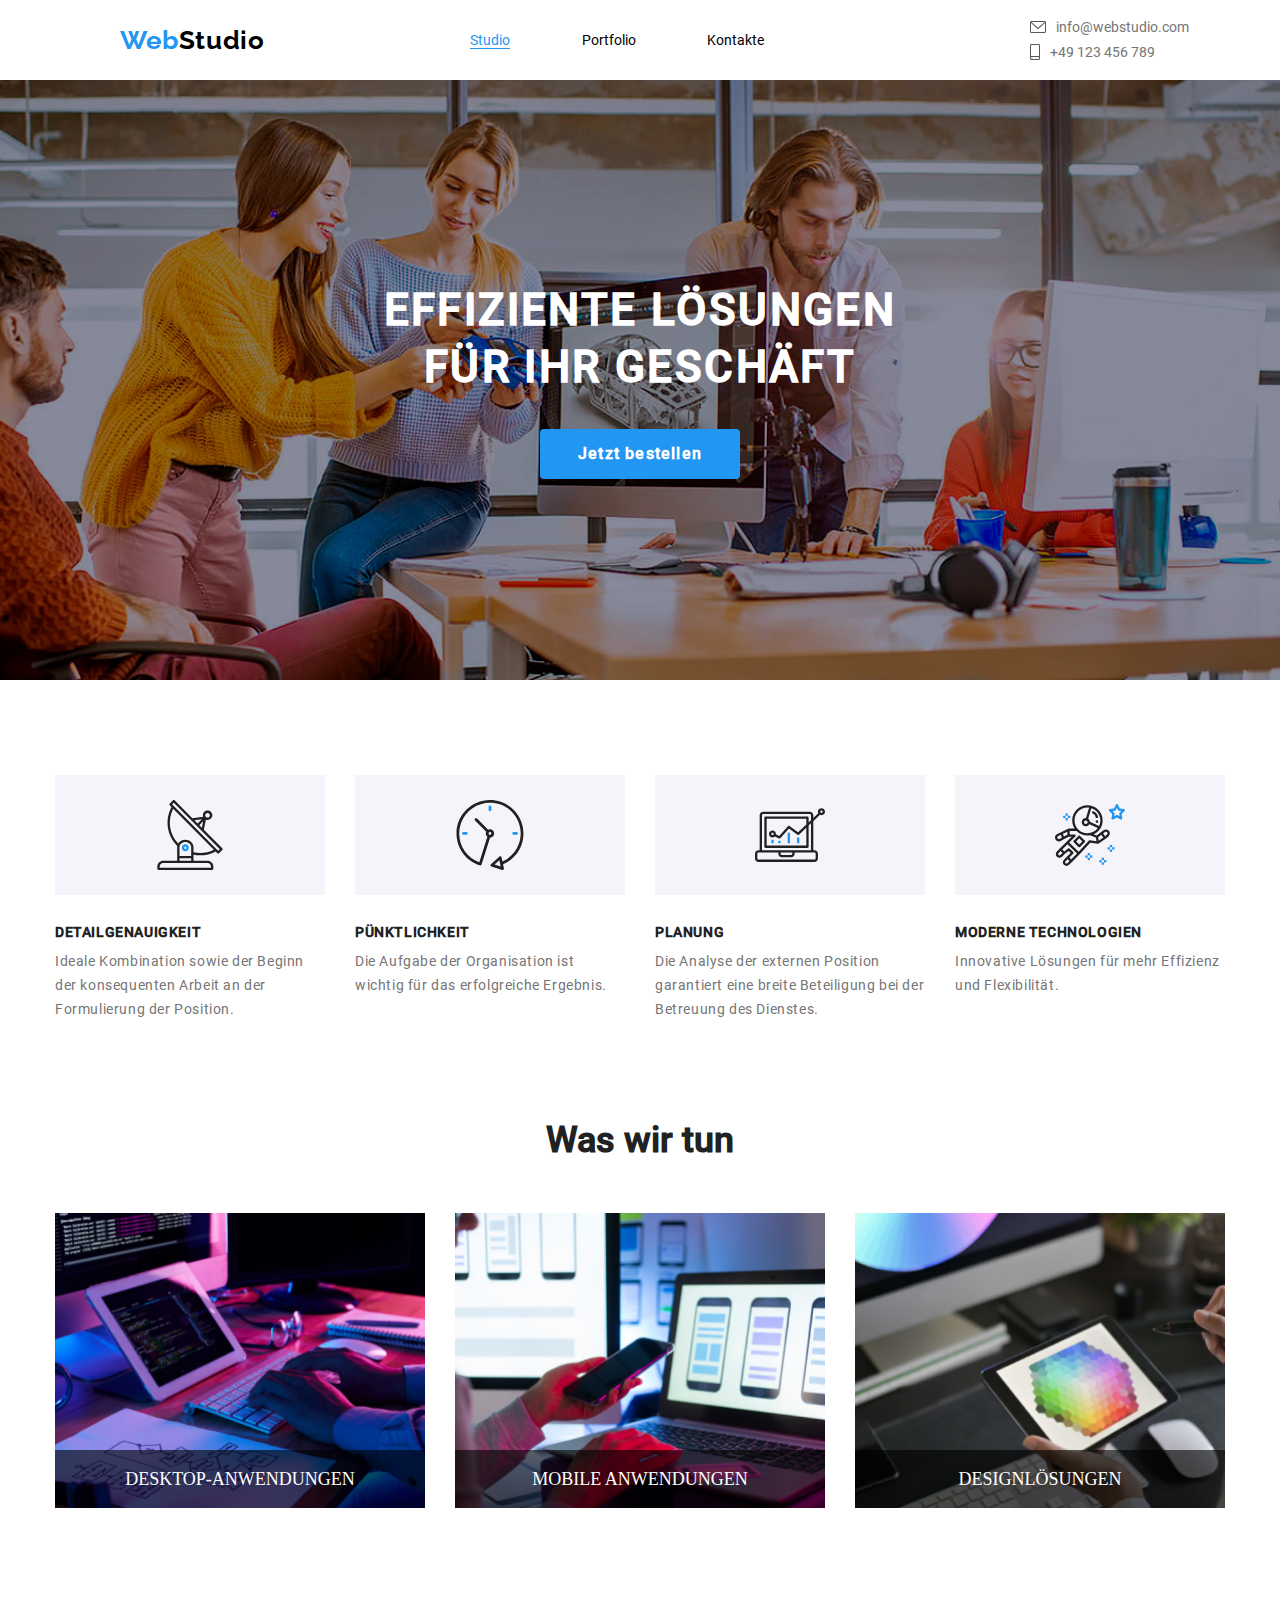
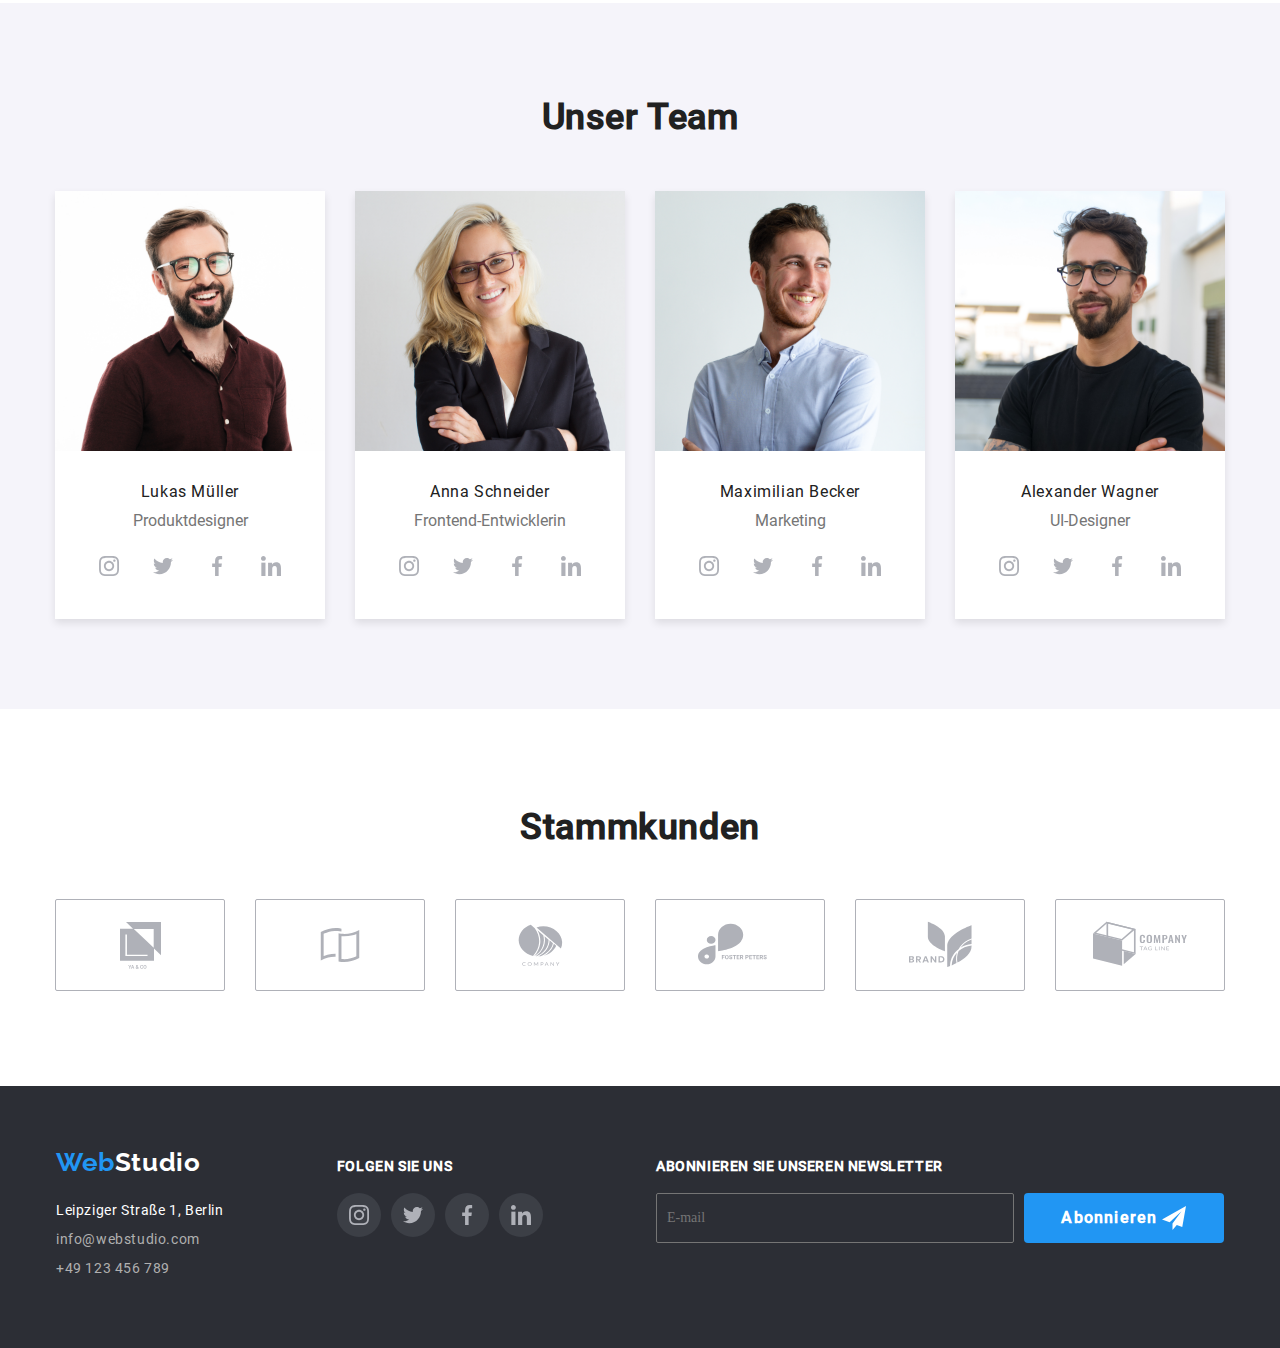
<file: index.html>
<!DOCTYPE html>
<html lang="de">
<head>
    <meta charset="UTF-8">
    <meta name="viewport" content="width=device-width, initial-scale=1.0">
    <title>WebStudio</title>
    <link rel="stylesheet" href="./css/style.css">
		<link rel="stylesheet" href="./css/nullstyle.css">
</head>
<body>
    <!-- Header Section -->
    <header>
        <div class="container">
            <p class="logo"><span>Web</span>Studio</p>
            <nav>
                <ul>
									<li><a href="index.html" class="active">Studio</a></li>
									<li><a href="portfolio.html">Portfolio</a></li>
                    <li><a href="#contact">Kontakte</a></li>
                </ul>
            </nav>
            <div class="contact-info">
                <p><img src="img/icons/mail.svg" alt=""/>info@webstudio.com</p>
                <p><img src="img/icons/smartphone.svg" alt=""/>+49 123 456 789</p>
            </div>
        </div>
    </header>

    <!-- Hero Section -->
    <section class="hero" id="hero">
        <h1>EFFIZIENTE LÖSUNGEN <br/> FÜR IHR GESCHÄFT</h1>
        <button>Jetzt bestellen</button>
    </section>

    <!-- Future-services Section -->
    <section class="features-services">
			<div class="feature-cards">
					<div class="feature-card">
						<div class="feature-card-icon">
							<img src="./img/icons/group.svg" alt="Detailgenauigkeit">
						</div>
							<div class="future-card-discription">
								<h3>DETAILGENAUIGKEIT</h3>
								<p>Ideale Kombination sowie der Beginn der konsequenten Arbeit an der Formulierung der Position.</p>
							</div>
					</div>
					<div class="feature-card">
						<div class="feature-card-icon">
							<img src="./img/icons/clock.svg" alt="Pünktlichkeit">
						</div>
							<div class="future-card-discription">
								<h3>PÜNKTLICHKEIT</h3>
								<p>Die Aufgabe der Organisation ist wichtig für das erfolgreiche Ergebnis.</p>
							</div>
					</div>
					<div class="feature-card">
						<div class="feature-card-icon">
							<img src="./img/icons/diagram.svg" alt="Planung">
						</div>
							<div class="future-card-discription">
								<h3>PLANUNG</h3>
								<p>Die Analyse der externen Position garantiert eine breite Beteiligung bei der Betreuung des Dienstes.</p>	
							</div>
					</div>
					<div class="feature-card">
						<div class="feature-card-icon">
							<img src="./img/icons/astronaut.svg" alt="Moderne Technologien">
						</div>
							<div class="future-card-discription">
								<h3>MODERNE TECHNOLOGIEN</h3>
								<p>Innovative Lösungen für mehr Effizienz und Flexibilität.</p>
							</div>
					</div>
			</div>
	
			<h2>Was wir tun</h2>
	
			<div class="service-cards">
					<div class="service-card">
							<img src="./img/pictures/desktop_img.png" alt="Desktop-Anwendungen">
							<div class="service-card-overlay">
								<h3>DESKTOP-ANWENDUNGEN</h3>
							</div>
					</div>
					<div class="service-card">
							<img src="./img/pictures/mobile_img.png" alt="Mobile Anwendungen">
							<div class="service-card-overlay">
								<h3>MOBILE ANWENDUNGEN</h3>
							</div>
					</div>
					<div class="service-card">
							<img src="./img/pictures/design_img.png" alt="Designlösungen">
							<div class="service-card-overlay">
								<h3>DESIGNLÖSUNGEN</h3>
							</div>
					</div>
			</div>
	</section>
	

    <!-- Team Section -->
<section class="team">
	<h2>Unser Team</h2>
	<div class="team-cards">
			<div class="team-card">
					<img src="./img/pictures/lukas.png" alt="Lukas Müller">
					<h3>Lukas Müller</h3>
					<p>Produktdesigner</p>
					<div class="social-links">
							<a href="#" class="social-icon"><img src="./img/icons/instagram.svg" alt="Instagram"></a>
							<a href="#" class="social-icon"><img src="./img/icons/twitter.svg" alt="Twitter"></a>
							<a href="#" class="social-icon"><img src="./img/icons/facebook.svg" alt="Facebook"></a>
							<a href="#" class="social-icon"><img src="./img/icons/linkedin.svg" alt="LinkedIn"></a>
					</div>
			</div>
			<div class="team-card">
					<img src="./img/pictures/anna.png" alt="Anna Schneider">
					<h3>Anna Schneider</h3>
					<p>Frontend-Entwicklerin</p>
					<div class="social-links">
							<a href="#" class="social-icon"><img src="./img/icons/instagram.svg" alt="Instagram"></a>
							<a href="#" class="social-icon"><img src="./img/icons/twitter.svg" alt="Twitter"></a>
							<a href="#" class="social-icon"><img src="./img/icons/facebook.svg" alt="Facebook"></a>
							<a href="#" class="social-icon"><img src="./img/icons/linkedin.svg" alt="LinkedIn"></a>
					</div>
			</div>
			<div class="team-card">
					<img src="./img/pictures/maximilian.png" alt="Maximilian Becker">
					<h3>Maximilian Becker</h3>
					<p>Marketing</p>
					<div class="social-links">
							<a href="#" class="social-icon"><img src="./img/icons/instagram.svg" alt="Instagram"></a>
							<a href="#" class="social-icon"><img src="./img/icons/twitter.svg" alt="Twitter"></a>
							<a href="#" class="social-icon"><img src="./img/icons/facebook.svg" alt="Facebook"></a>
							<a href="#" class="social-icon"><img src="./img/icons/linkedin.svg" alt="LinkedIn"></a>
					</div>
			</div>
			<div class="team-card">
					<img src="./img/pictures/alexander.png" alt="Alexander Wagner">
					<h3>Alexander Wagner</h3>
					<p>UI-Designer</p>
					<div class="social-links">
							<a href="#" class="social-icon"><img src="./img/icons/instagram.svg" alt="Instagram"></a>
							<a href="#" class="social-icon"><img src="./img/icons/twitter.svg" alt="Twitter"></a>
							<a href="#" class="social-icon"><img src="./img/icons/facebook.svg" alt="Facebook"></a>
							<a href="#" class="social-icon"><img src="./img/icons/linkedin.svg" alt="LinkedIn"></a>
					</div>
			</div>
	</div>
</section>

<!-- Секция Stammkunden -->
<section class="clients">
	<h2>Stammkunden</h2>
	<div class="clients-logos">
			<!-- Оберните каждую карточку логотипа в тег <a> -->
			<a href="#" class="client-logo">
					<img src="./img/icons/union.svg" alt="Waldo">
			</a>
			<a href="#" class="client-logo">
					<img src="./img/icons/union2.svg" alt="Firma">
			</a>
			<a href="#" class="client-logo">
					<img src="./img/icons/union3.svg" alt="Firma">
			</a>
			<a href="#" class="client-logo">
					<img src="./img/icons/union4.svg" alt="Foster Peters">
			</a>
			<a href="#" class="client-logo">
					<img src="./img/icons/union5.svg" alt="Marke">
			</a>
			<a href="#" class="client-logo">
					<img src="./img/icons/union6.svg" alt="Firma">
			</a>
	</div>
</section>

    <!-- Footer Section -->
<footer class="footer">
	<div class="footer-content">
			<div class="footer-logo">
					<h2><span>Web</span>Studio</h2>
					<p>Leipziger Straße 1, Berlin</p>
					<p>info@webstudio.com</p>
					<p>+49 123 456 789</p>
			</div>

			<div class="footer-social">
					<h3>FOLGEN SIE UNS</h3>
					<div class="footer-icons">
							<a href="#" class="footer-icon"><img src="./img/icons/instagram.svg" alt="Instagram"></a>
							<a href="#" class="footer-icon"><img src="./img/icons/twitter.svg" alt="Twitter"></a>
							<a href="#" class="footer-icon"><img src="./img/icons/facebook.svg" alt="Facebook"></a>
							<a href="#" class="footer-icon"><img src="./img/icons/linkedin.svg" alt="LinkedIn"></a>
					</div>
			</div>

			<div class="footer-subscribe">
					<h3>ABONNIEREN SIE UNSEREN NEWSLETTER</h3>
					<form class="subscribe-form">
							<input type="email" placeholder="E-mail" required>
							<button type="submit">Abonnieren <img src="./img/icons/send.svg" alt="Senden Icon"></button>
					</form>
			</div>
	</div>
</footer>


    <script src="scripts.js"></script>
</body>
</html>
</file>
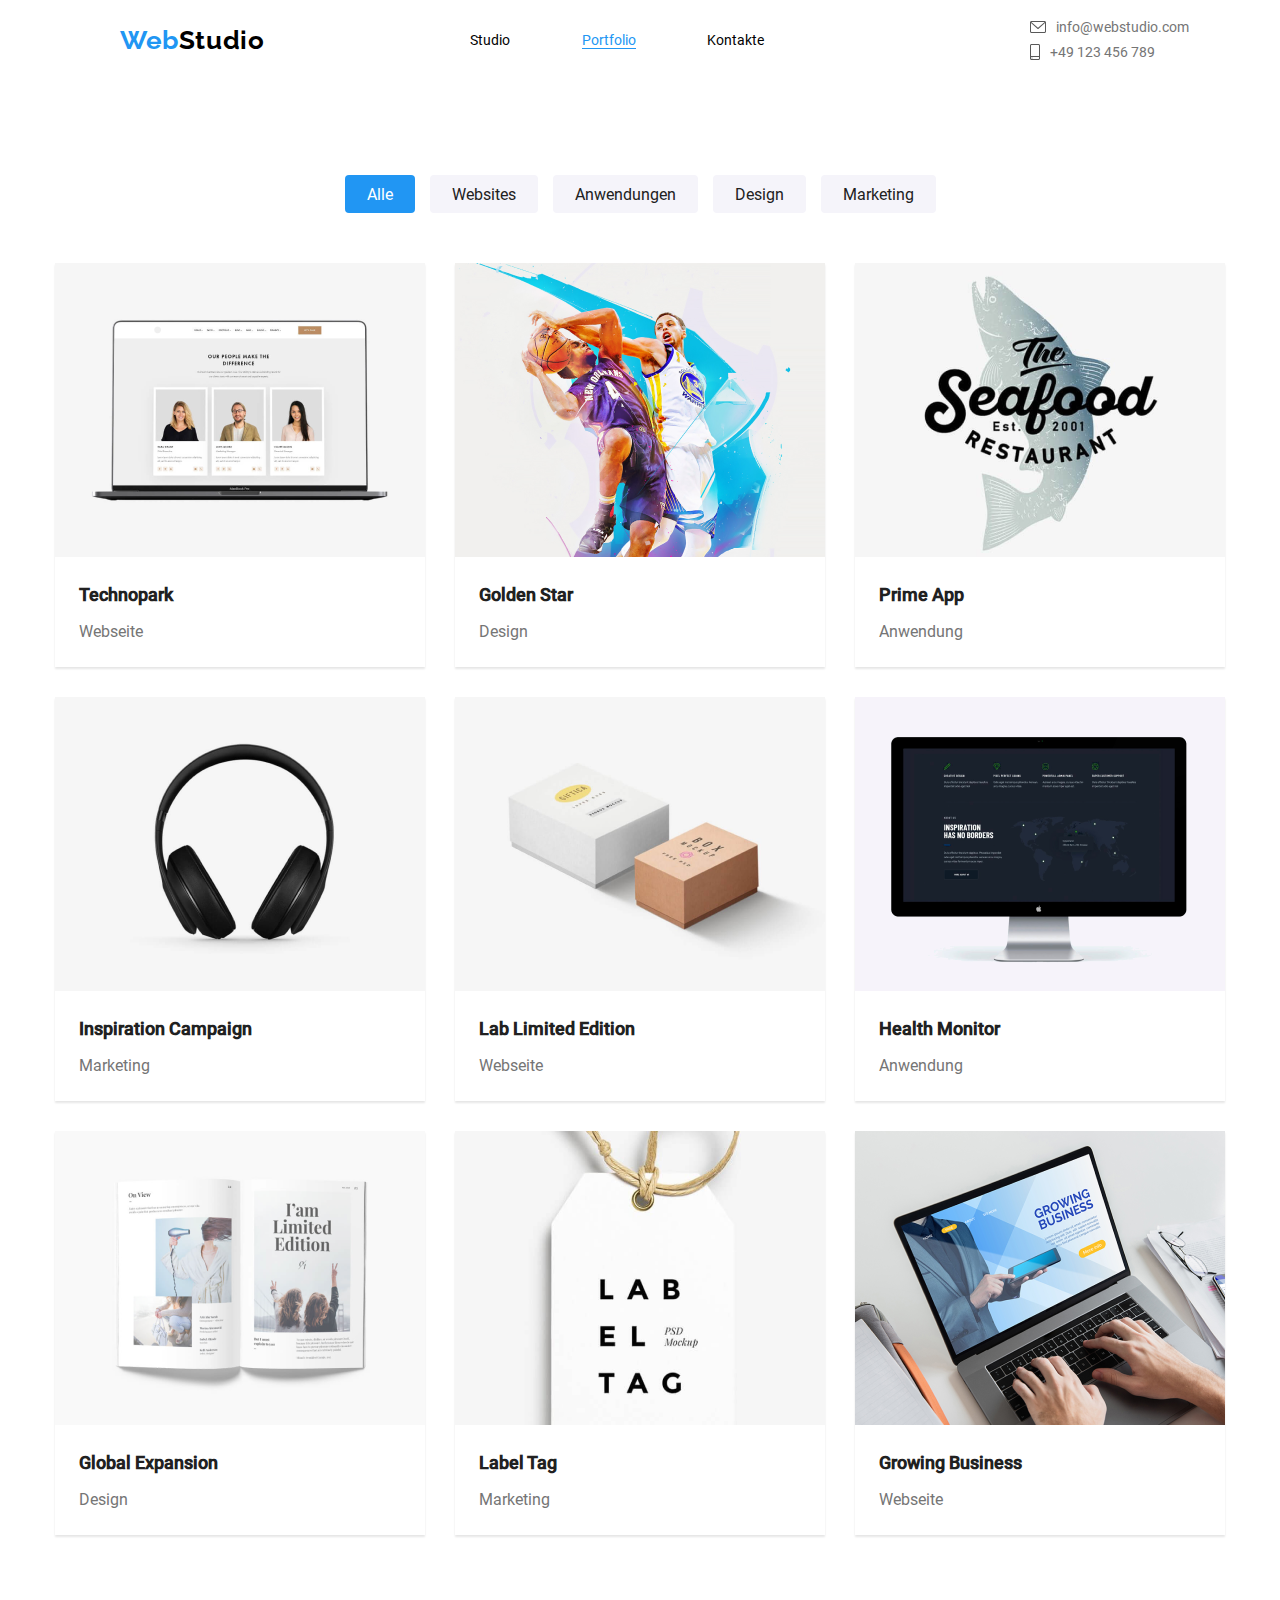
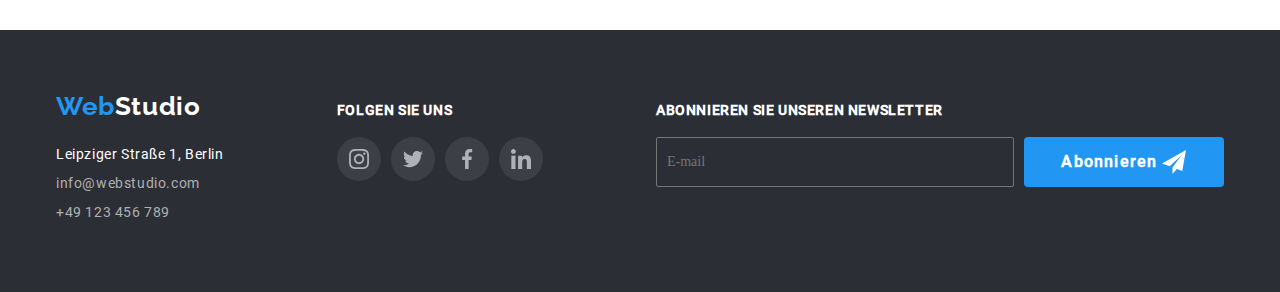
<file: portfolio.html>
<!DOCTYPE html>
<html lang="de">
<head>
    <meta charset="UTF-8">
    <meta name="viewport" content="width=device-width, initial-scale=1.0">
    <title>Portfolio - WebStudio</title>
    <link rel="stylesheet" href="./css/style.css">
		<link rel="stylesheet" href="./css/nullstyle.css">
</head>
<body>
    <!-- Header Section -->
    <header>
        <div class="container">
            <p class="logo"><a href="index.html"><span>Web</span>Studio</a></p>
            <nav>
                <ul>
                    <li><a href="index.html">Studio</a></li>
                    <li><a href="portfolio.html" class="active">Portfolio</a></li>
                    <li><a href="#contact">Kontakte</a></li>
                </ul>
            </nav>
            <div class="contact-info">
                <p><img src="img/icons/mail.svg" alt=""/>info@webstudio.com</p>
                <p><img src="img/icons/smartphone.svg" alt=""/>+49 123 456 789</p>
            </div>
        </div>
    </header>

    <!-- Portfolio Section -->
    <section class="portfolio">
        <div class="portfolio-filter">
            <button class="filter-btn active" data-category="all">Alle</button>
            <button class="filter-btn" data-category="websites">Websites</button>
            <button class="filter-btn" data-category="apps">Anwendungen</button>
            <button class="filter-btn" data-category="design">Design</button>
            <button class="filter-btn" data-category="marketing">Marketing</button>
        </div>

        <div class="portfolio-gallery">
            <!-- Карточка 1 -->
            <div class="portfolio-item" data-category="websites">
							<img src="img/pictures/project1.png" alt="Technopark">
							<div class="portfolio-overlay">
									<p>Ein modernes Portal für digitale Dienstleistungen mit sicherer Datenübertragung.</p>
							</div>
							<div class="project-description">
								<p class="project-title">Technopark</p>
								<p class="project-category">Webseite</p>
							</div>
					</div>
					
					<!-- Карточка 2 -->
					<div class="portfolio-item" data-category="design">
							<img src="img/pictures/project2.png" alt="Golden Star">
							<div class="portfolio-overlay">
									<p>Designkonzept für ein neues Restaurant im Stadtzentrum.</p>
							</div>
							<div class="project-description">
								<p class="project-title">Golden Star</p>
								<p class="project-category">Design</p>
							</div>
					</div>
					
					<!-- Карточка 3 -->
					<div class="portfolio-item" data-category="apps">
							<img src="img/pictures/project3.png" alt="Prime App">
							<div class="portfolio-overlay">
									<p>Eine mobile App für E-Commerce mit einfacher Benutzeroberfläche.</p>
							</div>
							<div class="project-description">
								<p class="project-title">Prime App</p>
								<p class="project-category">Anwendung</p>
							</div>
					</div>
					
					<!-- Карточка 4 -->
					<div class="portfolio-item" data-category="marketing">
							<img src="img/pictures/project4.png" alt="Inspiration Campaign">
							<div class="portfolio-overlay">
									<p>Marketing-Kampagne für die Einführung eines neuen Produktes.</p>
							</div>
							<div class="project-description">
								<p class="project-title">Inspiration Campaign</p>
							  <p class="project-category">Marketing</p>
							</div>
					</div>
					
					<!-- Карточка 5 -->
					<div class="portfolio-item" data-category="websites">
							<img src="img/pictures/project5.png" alt="Lab Limited Edition">
							<div class="portfolio-overlay">
									<p>Exklusive Webseite für eine limitierte Auflage an hochwertigen Produkten.</p>
							</div>
							<div class="project-description">
								<p class="project-title">Lab Limited Edition</p>
								<p class="project-category">Webseite</p>
							</div>
					</div>
					
					<!-- Карточка 6 -->
					<div class="portfolio-item" data-category="apps">
							<img src="img/pictures/project6.png" alt="Health Monitor">
							<div class="portfolio-overlay">
									<p>Eine Gesundheits-App zur Überwachung von Fitness und Wohlbefinden.</p>
							</div>
							<div class="project-description">
								<p class="project-title">Health Monitor</p>
								<p class="project-category">Anwendung</p>
							</div>
					</div>
					
					<!-- Карточка 7 -->
					<div class="portfolio-item" data-category="design">
							<img src="img/pictures/project7.png" alt="Global Expansion">
							<div class="portfolio-overlay">
									<p>Strategische Kampagne zur Markteinführung in internationalen Märkten.</p>
							</div>
							<div class="project-description">
								<p class="project-title">Global Expansion</p>
								<p class="project-category">Design</p>
							</div>
					</div>
					
					<!-- Карточка 8 -->
					<div class="portfolio-item" data-category="marketing">
							<img src="img/pictures/project8.png" alt="Label Tag">
							<div class="portfolio-overlay">
									<p>Modernes Etiketten-Design für Mode- und Lifestyle-Marken.</p>
							</div>
							<div class="project-description">
								<p class="project-title">Label Tag</p>
								<p class="project-category">Marketing</p>
							</div>
					</div>
					
					<!-- Карточка 9 -->
					<div class="portfolio-item" data-category="websites">
							<img src="img/pictures/project9.png" alt="Growing Business">
							<div class="portfolio-overlay">
									<p>Eine Business-Website für Startups, die ihr Wachstum beschleunigen möchten.</p>
							</div>
							<div class="project-description">
								<p class="project-title">Growing Business</p>
								<p class="project-category">Webseite</p>
							</div>
					</div>
        </div>
    </section>

    <!-- Footer -->
    <footer class="footer">
        <div class="footer-content">
					<div class="footer-logo">
						<h2><span>Web</span>Studio</h2>
						<p>Leipziger Straße 1, Berlin</p>
						<p>info@webstudio.com</p>
						<p>+49 123 456 789</p>
				</div>
	
				<div class="footer-social">
						<h3>FOLGEN SIE UNS</h3>
						<div class="footer-icons">
								<a href="#" class="footer-icon"><img src="./img/icons/instagram.svg" alt="Instagram"></a>
								<a href="#" class="footer-icon"><img src="./img/icons/twitter.svg" alt="Twitter"></a>
								<a href="#" class="footer-icon"><img src="./img/icons/facebook.svg" alt="Facebook"></a>
								<a href="#" class="footer-icon"><img src="./img/icons/linkedin.svg" alt="LinkedIn"></a>
						</div>
				</div>
	
				<div class="footer-subscribe">
						<h3>ABONNIEREN SIE UNSEREN NEWSLETTER</h3>
						<form class="subscribe-form">
								<input type="email" placeholder="E-mail" required>
								<button type="submit">Abonnieren <img src="./img/icons/send.svg" alt="Senden Icon"></button>
						</form>
				</div>
        </div>
    </footer>

    <script src="scripts.js"></script>
</body>
</html>
</file>
<file: css/style.css>
@font-face {
	font-family: "Raleway";
	src: url('../fonts/Raleway-Bold\ .ttf') format("truetype");
	font-weight: 700; /* Bold */
	font-style: normal;
}

@font-face {
	font-family: "Roboto";
	src: url('../fonts/Roboto-Medium\ .ttf') format("truetype");
	font-weight: 500; /* Medium */
	font-style: normal;
}

@font-face {
	font-family: "Roboto";
	src: url('../fonts/Roboto-Regular\ .ttf') format("truetype");
	font-weight: 400; /* Regular */
	font-style: normal;
}

.container {
	background-color: FFFFFF;
	height: 80px;
	display: flex;
	
	align-items: center;
	padding: 0px 215px;
}

.logo {
	width: 20%;
	font-family: "Raleway";
	font-size: 26px;
	font-weight: bold;
	letter-spacing: 0.6px;
}

.logo>span {
	color: #2196F3;
}

.logo a {
	color: inherit;
}

.logo a span {
	color: #2196F3;
}


nav {
	width: 40%;
}

nav a {
	color: #000000;
}

nav a:hover {
	color: #2196F3;
	transition: 0.3s ease;
} 

nav a.active {
	color: #2196F3;
	border-bottom: 1px solid #2196F3;
	cursor: default;
	pointer-events: none;
}

ul {
	width: 294px;
	height: 80px;
	display: flex;
	justify-content: space-between;
	align-items: center;
	font-size: 14px;
	font-family: "Roboto";
}

.contact-info {
	display: flex;
	color: #757575;
	font-size: 14px;
	font-family: "Roboto";
	margin-left: auto;
}
.contact-info p {
	color: #757575; 
	display: flex;
	align-items: center;
	transition: 0.3s ease;
	margin-left: 50px;
}

.contact-info p:hover {
	color: #2196F3; 
}

.contact-info p img {
	filter: brightness(0) saturate(100%) invert(37%) sepia(0%) saturate(0%) hue-rotate(165deg) brightness(90%) contrast(90%);
	transition: filter 0.3s ease;
	margin-right: 10px; 
}

.contact-info p:hover img {
	filter: brightness(0) saturate(100%) invert(48%) sepia(82%) saturate(2568%) hue-rotate(178deg) brightness(95%) contrast(87%);
}

.hero {
	height: 600px;
	background-image: url('../img/pictures/wellcome.png');
	background-size: cover;
	background-position: center;
	display: flex;
	flex-direction: column;
	align-items: center;
	justify-content: center;
	text-align: center;
	color: white;
}

.hero h1 {
	max-width: 700px;
	height: 120px;
	font-family: "Roboto";
	font-size: 44px;
	font-weight: bold;
	letter-spacing: 2.4px;
	line-height: 1.3;
	margin-bottom: 27px;
}

.hero button {
	width: 200px;
	height: 50px;
	background-color: #2196F3; 
	color: white;
	border: none;
	font-family: "Roboto";
	letter-spacing: 1.2px;
	font-size: 16px;
	font-weight: bold;
	cursor: pointer;
	border-radius: 4px;
	transition: filter 0.3s ease;
}

 button:hover {
	filter: brightness(80%);
}

.features-services {
	display: flex;
	flex-direction: column;
	padding: 95px 20px;
	text-align: center;
}

.feature-cards {
	display: flex;
	justify-content: center;
	flex-wrap: wrap;
	gap: 30px;
}

.feature-card {
	width: 270px;
	height: 250px;
	display: flex;
	flex-direction: column;
}

.feature-card-icon {
	display: flex;
	justify-content: center;
	align-items: center;
	height: 120px;
	background-color: #F5F4FA;
}

.feature-card img {
	width: 70px; 
	height: 70px;
}

.future-card-discription {
	display: flex;
	flex-direction: column;
	align-items: flex-start;
	background-color: transparent;
	text-align: left;
	letter-spacing: 0.6px;
}

.feature-card h3 {
	font-family: "Roboto";
	font-size: 14px;
	font-weight: bold;
	margin-top: 30px;
	color: #212121;
}

.feature-card p {
	font-family: "Roboto";
	font-size: 14px;
	color: #757575;
	line-height: 24px;
	margin-top: 10px;
}

.features-services h2 {
	font-family: "Roboto";
	font-size: 36px;
	font-weight: bold;
	margin-top: 97px;
	color: #212121;
}

.service-cards {
	display: flex;
	justify-content: center;
	gap: 30px;
	margin-top: 55px;
}

.service-card {
	width: 370px;
	height: 295px;
	text-align: center;
	position: relative;
	overflow: hidden;
}

.service-card img {
	width: 100%; 
	height: 100%;
	object-fit: cover;
}

.service-card-overlay {
	position: absolute;
	bottom: 0;
	left: 0;
	width: 100%;
	padding: 10px 0;
	background: rgba(0, 0, 0, 0.6);
	text-align: center;
}

.service-card h3 {
	font-size: 18px;
	margin: 10px 0;
	color: #FFF;
}

.team {
	padding: 40px 20px;
	text-align: center;
	background-color: #F5F4FA;
}

.team h2 {
	font-family: "Roboto";
	font-size: 36px;
	font-weight: bold;
	letter-spacing: 0.6px;
	margin: 56px 0;
	color: #212121;
}

.team-cards {
	display: flex;
	justify-content: center;
	gap: 30px;
	margin-bottom: 50px;
}

.team-card {
	width: 270px;
	height: 428px;
	background-color: #fff;
	text-align: center;
	box-shadow: 0 4px 8px rgba(0, 0, 0, 0.1);
}

.team-card img {
	width: 100%;
	height: 260px;
	object-fit: cover;
}

.team-card h3 {
	font-family: "Roboto";
	font-size: 16px;
	color: #212121;
	letter-spacing: 0.6px;
	margin: 33px 0 13px;
}

.team-card p {
	font-family: "Roboto";
	font-size: 16px;
	color: #757575;
	margin-bottom: 15px;
}

.social-links {
	display: flex;
	justify-content: center;
	gap: 10px;
}

.social-icon {
	display: flex;
	justify-content: center;
	align-items: center;
	width: 44px;
	height: 44px;
	border-radius: 50%;
}

.social-icon img {
	width: 20px;
	height: 20px;
	border-radius: 0px;
}

.social-icon:hover img {
	filter: brightness(0) invert(1); 
}

.social-icon:hover {
	background-color: #2196F3; 
	transform: scale(1.1); 
}

.clients {
	padding: 100px 20px 95px;
	text-align: center;
	background-color: #ffffff;
}

.clients h2 {
	font-family: "Roboto";
	font-size: 36px;
	font-weight: bold;
	letter-spacing: 0.6px;
	color: #212121;
	margin-bottom: 54px;
}

.clients-logos {
	display: flex;
	justify-content: center;
	gap: 30px;
}

.client-logo {
	width: 170px;
	height: 92px;
	border: 1px solid #AFB1B8;
	border-radius: 2px;
	display: flex;
	align-items: center;
	justify-content: center;
	transition: border-color 0.3s ease, transform 0.3s ease;
	text-decoration: none;
}

.client-logo img {
	max-width: 100%;
	max-height: 100%;
	object-fit: contain;
	transition: filter 0s;
}

.client-logo:hover {
	border-color: #2196F3;
}

.client-logo:hover img {
	filter: invert(42%) sepia(85%) saturate(2277%) hue-rotate(180deg) brightness(96%) contrast(92%);
}

.footer {
	background-color: #2c2e35;
	padding: 63px 20px;
	color: #ffffff;
}

.footer-content {
	display: flex;
	justify-content: space-between;
	align-items: flex-start;
	max-width: 1168px;
	margin: 0 auto;
	gap: 30px;
}

.footer-logo h2 {
	font-family: "Raleway";
	font-size: 26px;
	letter-spacing: 0.6px;
	color: #ffffff;
	margin-bottom: 23px;
}

.footer-logo h2 span {
	color: #2196F3;
}

.footer-logo p {
	font-family: "Roboto";
	font-size: 14px;
	line-height: 24px;
	letter-spacing: 0.6px;
	color: #b0b0b0;
	margin-bottom: 5px;
}

.footer-logo p:first-of-type {
	color: #ffffff;
}

.footer-social h3, .footer-subscribe h3 {
	font-family: "Roboto";
	font-size: 14px;
	font-weight: bold;
	letter-spacing: 0.6px;
	margin-bottom: 20px;
	margin-top: 10px;
}

.footer-icons {
	display: flex;
	gap: 10px;
}

.footer-icon {
	display: flex;
	justify-content: center;
	align-items: center;
	width: 44px;
	height: 44px;
	border-radius: 50%;
	background-color: #3c3f46;
}

.footer-icon img {
	width: 20px;
	height: 20px;
	border-radius: 0px;
}

.footer-icon:hover img {
	filter: brightness(0) invert(1); 
}

.footer-icon:hover {
	background-color: #2196F3; 
	transform: scale(1.1); 
}

.footer-subscribe .subscribe-form {
	display: flex;
	gap: 10px;
}

.subscribe-form input[type="email"] {
	width: 358px;
	padding: 10px;
	border: 1px solid #757575;
	border-radius: 2px;
	background-color: transparent;
	color: #ffffff;
	font-size: 14px;
	outline: none;
}

.subscribe-form input[type="email"]::placeholder {
	color: #757575;
}

.subscribe-form button {
	width: 200px;
	height: 50px;
	display: flex;
	align-items: center;
	justify-content: center;
	background-color: #2196F3;
	border: none;
	border-radius: 4px;
	color: #ffffff;
	cursor: pointer;
	font-family: "Roboto";
	font-size: 16px;
	font-weight: bold;
	letter-spacing: 1.2px;
	line-height: 30px;
	transition: background-color 0s;
}

.subscribe-form button img {
	width: 24px;
	height: 24px;
	margin-left: 5px;
}

.subscribe-form button:hover {
	background-color: #1e88e5;
}

.portfolio {
	padding: 95px 20px;
	text-align: center;
}

.portfolio-filter {
	display: flex;
	justify-content: center;
	gap: 15px;
	margin-bottom: 50px;
}

.filter-btn {
	font-family: "Roboto";
	font-size: 16px;
	height: 38px;
	padding: 0 22px;
	border-radius: 4px;
	color: #212121;
	background-color: #F5F4FA;
}

.filter-btn.active {
	background-color: #2196F3;
	color: #FFFFFF;
}


.portfolio-gallery {
	display: flex;
  flex-wrap: wrap;
  gap: 30px;
  justify-content: center;
  margin: 0 auto;
  max-width: 1170px;
}

.portfolio-item {
	position: relative;
	width: 100%;
	max-width: 370px;
	height: 404px;
	text-align: left;
	overflow: hidden;
	transition: transform 0.3s ease;
	box-shadow: 0 2px 2px rgba(0, 0, 0, 0.1);
}

.portfolio-item:hover {
	transform: scale(1.05);
	box-shadow: 0 4px 8px rgba(0, 0, 0, 0.1);
}

.portfolio-item img {
	width: 100%;
	height: auto;
}

.project-description {
	padding: 24px;
}

.project-title {
	font-family: "Roboto";
	font-size: 18px;
	font-weight: bold;
	color: #212121;
	margin-top: 5px;
	margin-bottom: 10px;
}

.project-category {
	font-family: "Roboto";
	font-size: 16px;
	color: #757575;
	margin-top: 20px;
}

.portfolio-overlay {
	position: absolute;
	top: 0;
	left: 0;
	width: 100%;
	height: 294px;
	background-color: rgba(33, 150, 243, 0.8);
	color: #fff;
	display: flex;
	align-items: center;
	justify-content: center;
	opacity: 0;
	transition: opacity 0.3s ease;
	padding: 10px;
	text-align: center;
	font-size: 14px;
	font-family: "Roboto";
}

.portfolio-item:hover .portfolio-overlay {
	opacity: 1;
}

@media (max-width: 1450px) {
	.container {
		padding: 0 120px;
		display: flex;
		flex-direction: row;
		justify-content: space-between;
	}

	.logo {
		width: 135px;
	}

	nav {
		width: 295px;
	}

	.contact-info {
		width: 180px;
		display: flex;
		flex-direction: column;
		gap: 10px;
		margin: 0;
	}
	}
	
	/* Medienanfragen für 1200px */
	@media (max-width: 1200px) {
		.container {
			padding: 0 50px;
		}
		.logo {
			width: auto;
			font-size: 24px;
		}
		.contact-info p {
			margin-left: 20px;
		}
		nav {
			width: auto;
		}
	}
	
	/* Medienanfragen für 768px */
	@media (max-width: 768px) {
		.container {
			flex-direction: column;
			height: auto;
			padding: 10px;
			text-align: center;
		}
	
		.hero {
			height: 400px;
			padding: 20px;
		}
	
		.feature-cards, .team-cards, .clients-logos {
			display: grid;
			grid-template-columns: repeat(2, 1fr);
			gap: 20px;
		}
	
		.portfolio-gallery {
			grid-template-columns: 1fr;
		}
	
		.footer-content {
			grid-template-columns: 1fr;
			text-align: center;
		}
	}
</file>
<file: css/nullstyle.css>
/*Обнуление*/
*{
	padding: 0;
	margin: 0;
	border: 0;
}
*,*:before,*:after{
	-moz-box-sizing: border-box;
	-webkit-box-sizing: border-box;
	box-sizing: border-box;
}
:focus,:active{outline: none;}
a:focus,a:active{outline: none;}

nav,footer,header,aside{display: block;}

html,body{
	height: 100%;
	width: 100%;
	font-size: 100%;
	line-height: 1;
	font-size: 14px;
	-ms-text-size-adjust: 100%;
	-moz-text-size-adjust: 100%;
	-webkit-text-size-adjust: 100%;
}
input,button,textarea{font-family:inherit;}

input::-ms-clear{display: none;}
button{cursor: pointer;}
button::-moz-focus-inner {padding:0;border:0;}
a, a:visited{text-decoration: none;}
a:hover{text-decoration: none;}
ul li{list-style: none;}
img{vertical-align: top;}

h1,h2,h3,h4,h5,h6{font-size:inherit;font-weight: 400;}
/*--------------------*/

.bigred{
	font-size: 20px;
	color: red;
}
</file>
